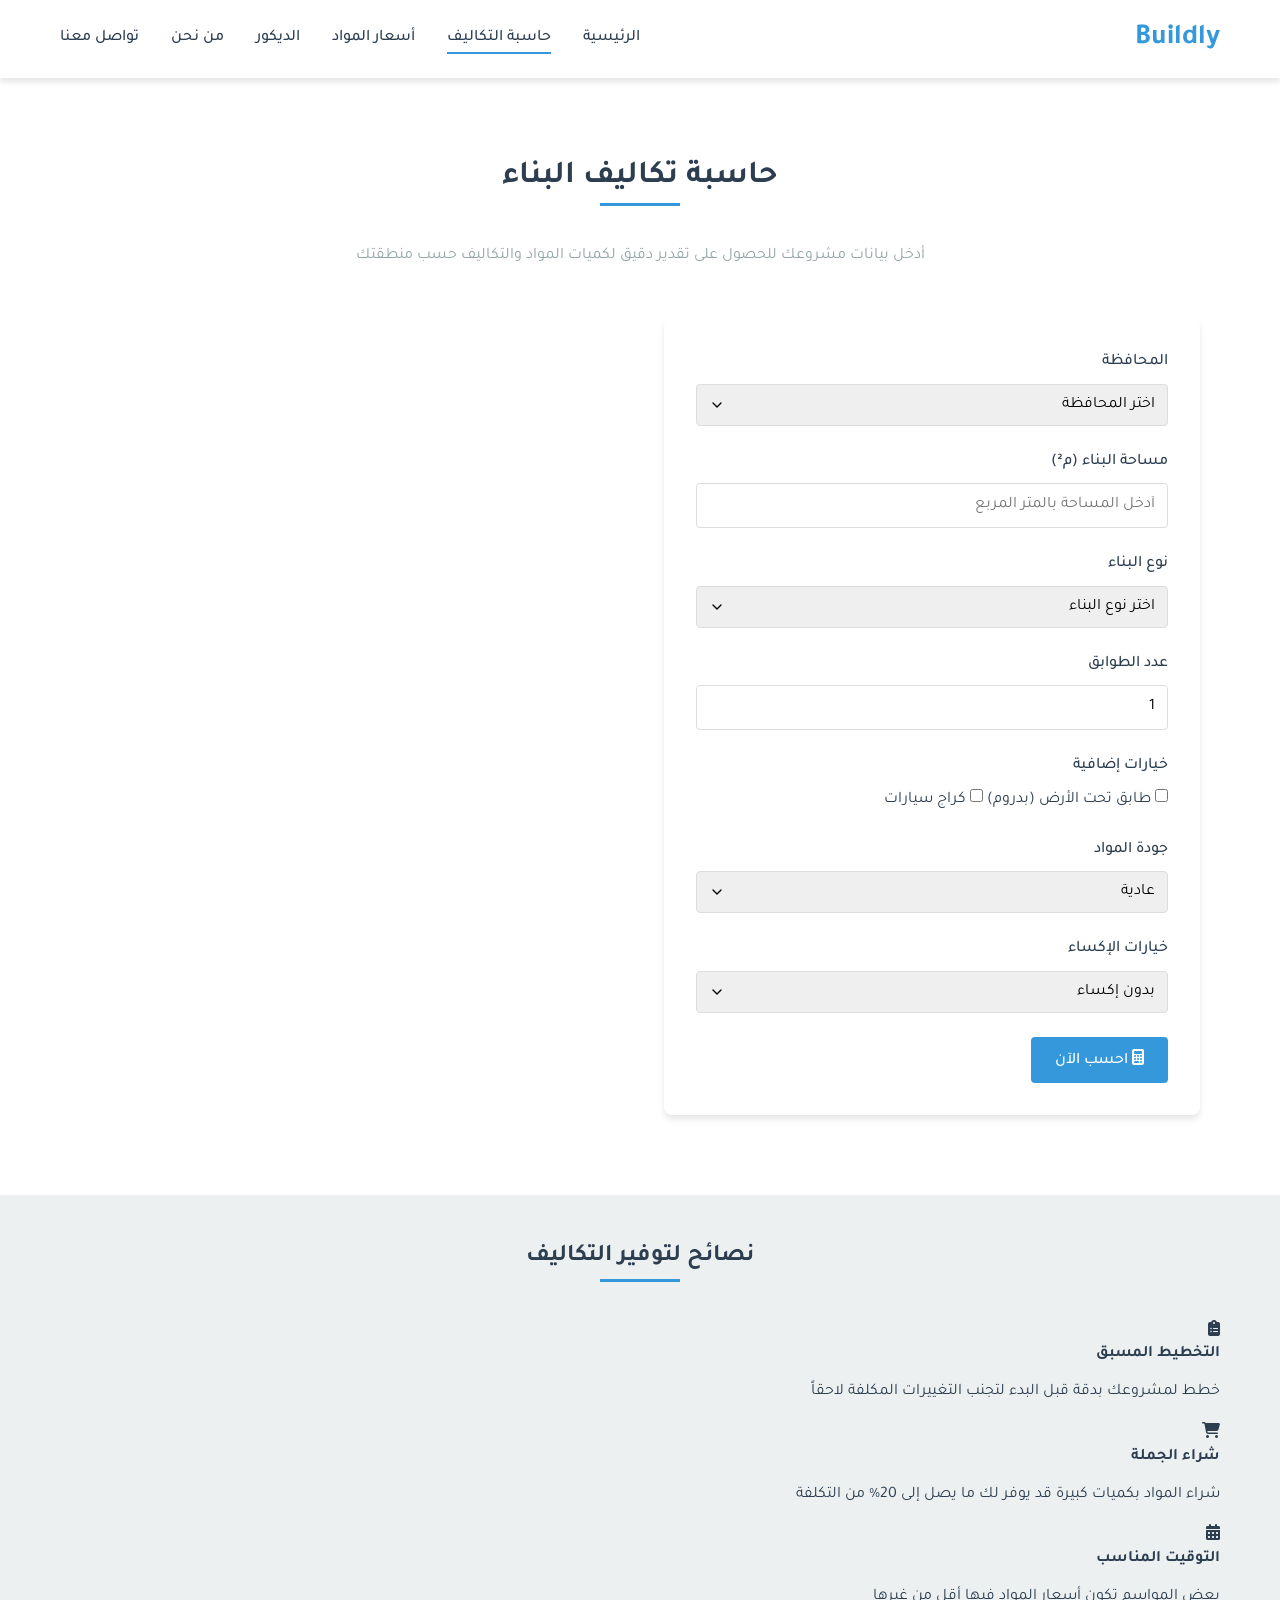
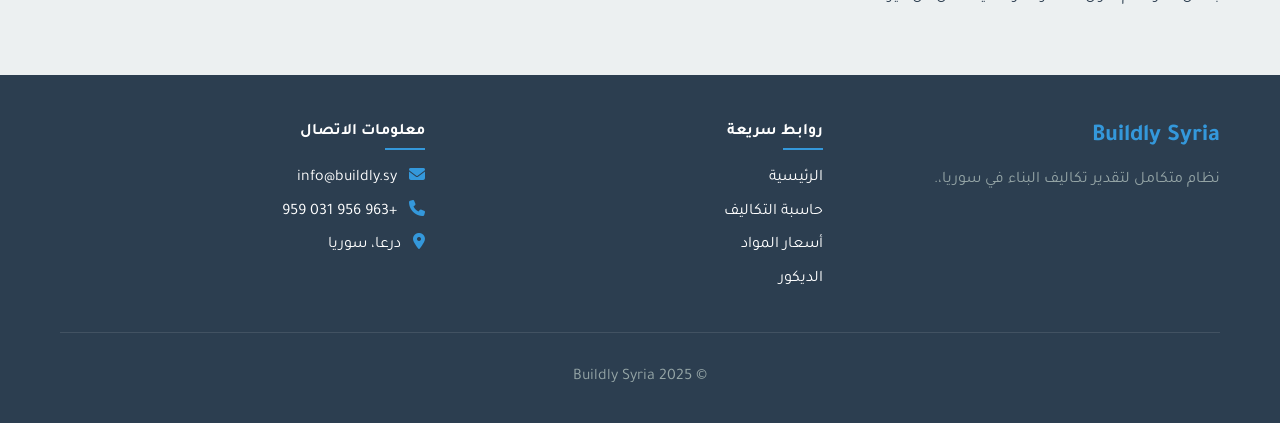
<file: calculator.html>
<!DOCTYPE html>
<html lang="ar" dir="rtl">
<head>
    <meta charset="UTF-8">
    <meta name="viewport" content="width=device-width, initial-scale=1.0">
    <title>حاسبة التكاليف - Buildly</title>
    <link rel="stylesheet" href="css/style.css">
    <link href="https://fonts.googleapis.com/css2?family=Tajawal:wght@300;400;500;700&display=swap" rel="stylesheet">
    <link rel="stylesheet" href="https://cdnjs.cloudflare.com/ajax/libs/font-awesome/6.4.0/css/all.min.css">
</head>
<body>
    <!-- Header -->
    <header class="header">
        <nav class="navbar">
            <div class="nav-container">
                <div class="nav-logo">
                    <a href="index.html" class="logo">Buildly</a>
                </div>
                <ul class="nav-menu">
                    <li class="nav-item">
                        <a href="index.html" class="nav-link">الرئيسية</a>
                    </li>
                    <li class="nav-item">
                        <a href="calculator.html" class="nav-link active">حاسبة التكاليف</a>
                    </li>
                    <li class="nav-item">
                        <a href="prices.html" class="nav-link">أسعار المواد</a>
                    </li>
                    <li class="nav-item">
                        <a href="decoration.html" class="nav-link">الديكور</a>
                    </li>
                    <li class="nav-item">
                        <a href="about.html" class="nav-link">من نحن</a>
                    </li>
                    <li class="nav-item">
                        <a href="contact.html" class="nav-link">تواصل معنا</a>
                    </li>
                </ul>
                <div class="hamburger">
                    <span class="bar"></span>
                    <span class="bar"></span>
                    <span class="bar"></span>
                </div>
            </div>
        </nav>
    </header>

    <!-- Calculator Section -->
    <section class="calculator">
        <div class="container">
            <h2 class="section-title">حاسبة تكاليف البناء</h2>
            <p class="section-description" style="text-align: center; margin-bottom: 3rem; color: var(--gray-color);">
                أدخل بيانات مشروعك للحصول على تقدير دقيق لكميات المواد والتكاليف حسب منطقتك
            </p>
            
            <div class="calculator-container">
                <div class="calculator-form">
                    <form id="calculatorForm">
                        <!-- المحافظة -->
                        <div class="form-group">
                            <label for="province" class="form-label">المحافظة</label>
                            <select id="province" name="province" class="form-control form-select" required>
                                <option value="">اختر المحافظة</option>
                                <option value="1">دمشق</option>
                                <option value="2">درعا</option>
                                <option value="3">حمص</option>
                                <option value="4">حلب</option>
                                <option value="5">اللاذقية</option>
                                <option value="6">حماة</option>
                                <option value="7">طرطوس</option>
                                <option value="8">السويداء</option>
                                <option value="9">دير الزور</option>
                                <option value="10">الحسكة</option>
                                <option value="11">الرقة</option>
                                <option value="12">القنيطرة</option>
                            </select>
                        </div>

                        <!-- مساحة البناء -->
                        <div class="form-group">
                            <label for="area" class="form-label">مساحة البناء (م²)</label>
                            <input type="number" id="area" name="area" class="form-control" min="1" step="0.1" placeholder="أدخل المساحة بالمتر المربع" required>
                        </div>
                        
                        <!-- نوع البناء -->
                        <div class="form-group">
                            <label for="buildingType" class="form-label">نوع البناء</label>
                            <select id="buildingType" name="buildingType" class="form-control form-select" required>
                                <option value="">اختر نوع البناء</option>
                                <option value="house">منزل</option>
                                <option value="villa">فيلا</option>
                                <option value="apartment">عمارة</option>
                                <option value="commercial">تجاري</option>
                            </select>
                        </div>
                        
                        <!-- عدد الطوابق -->
                        <div class="form-group">
                            <label for="floors" class="form-label">عدد الطوابق</label>
                            <input type="number" id="floors" name="floors" class="form-control" min="1" value="1" required>
                        </div>
                        
                        <!-- خيارات إضافية -->
                        <div class="form-group">
                            <label class="form-label">خيارات إضافية</label>
                            <div class="checkbox-group">
                                <label class="checkbox-label">
                                    <input type="checkbox" name="basement" value="yes"> طابق تحت الأرض (بدروم)
                                </label>
                                <label class="checkbox-label">
                                    <input type="checkbox" name="garage" value="yes"> كراج سيارات
                                </label>
                            </div>
                        </div>
                        
                        <!-- جودة المواد -->
                        <div class="form-group">
                            <label for="materialQuality" class="form-label">جودة المواد</label>
                            <select id="materialQuality" name="materialQuality" class="form-control form-select" required>
                                <option value="standard">عادية</option>
                                <option value="premium">ممتازة</option>
                                <option value="luxury">فاخرة</option>
                            </select>
                        </div>
                        
                        <!-- خيارات الإكساء -->
                        <div class="form-group">
                            <label for="finishing" class="form-label">خيارات الإكساء</label>
                            <select id="finishing" name="finishing" class="form-control form-select">
                                <option value="none">بدون إكساء</option>
                                <option value="stone">تركيب الحجر على الواجهة</option>
                                <option value="marble">تلبيس الجدران بالرخام</option>
                                <option value="tiles">تركيب البلاط على الأرضيات والجدران</option>
                                <option value="panels">تركيب الألواح المعدنية أو الخشبية</option>
                                <option value="full">إكساء كامل</option>
                            </select>
                        </div>
                        
                        <!-- الشركات المتاحة -->
                        <div class="form-group" id="companiesSection" style="display: none;">
                            <label class="form-label">الشركات المتاحة في منطقتك</label>
                            <div id="companiesList" class="companies-list">
                                <!-- سيتم ملؤها بالجافاسكريبت -->
                            </div>
                        </div>
                        
                        <button type="submit" class="btn btn-primary btn-block">
                            <i class="fas fa-calculator"></i> احسب الآن
                        </button>
                    </form>
                </div>
                
                <div class="results" id="resultsSection" style="display: none;">
                    <div class="results-header">
                        <h3>نتائج التقدير</h3>
                        <div class="results-actions">
                            <button id="downloadPdf" class="btn btn-secondary">
                                <i class="fas fa-download"></i> تحميل PDF
                            </button>
                            <button id="printResults" class="btn btn-secondary">
                                <i class="fas fa-print"></i> طباعة
                            </button>
                        </div>
                    </div>
                    
                    <div class="project-summary">
                        <h4>ملخص المشروع</h4>
                        <div class="summary-grid">
                            <div class="summary-item">
                                <span class="summary-label">المحافظة:</span>
                                <span class="summary-value" id="summaryProvince">-</span>
                            </div>
                            <div class="summary-item">
                                <span class="summary-label">المساحة:</span>
                                <span class="summary-value" id="summaryArea">-</span>
                            </div>
                            <div class="summary-item">
                                <span class="summary-label">نوع البناء:</span>
                                <span class="summary-value" id="summaryType">-</span>
                            </div>
                            <div class="summary-item">
                                <span class="summary-label">عدد الطوابق:</span>
                                <span class="summary-value" id="summaryFloors">-</span>
                            </div>
                            <div class="summary-item">
                                <span class="summary-label">طابق تحت الأرض:</span>
                                <span class="summary-value" id="summaryBasement">-</span>
                            </div>
                            <div class="summary-item">
                                <span class="summary-label">كراج:</span>
                                <span class="summary-value" id="summaryGarage">-</span>
                            </div>
                            <div class="summary-item">
                                <span class="summary-label">جودة المواد:</span>
                                <span class="summary-value" id="summaryQuality">-</span>
                            </div>
                            <div class="summary-item">
                                <span class="summary-label">نوع الإكساء:</span>
                                <span class="summary-value" id="summaryFinishing">-</span>
                            </div>
                        </div>
                    </div>
                    
                    <table class="results-table" id="resultsTable">
                        <thead>
                            <tr>
                                <th>المادة</th>
                                <th>الكمية المطلوبة</th>
                                <th>السعر للوحدة</th>
                                <th>التكلفة الإجمالية</th>
                            </tr>
                        </thead>
                        <tbody>
                            <!-- سيتم ملؤها بالجافاسكريبت -->
                        </tbody>
                    </table>
                    
                    <div class="total-cost">
                        <div class="total-item">
                            <span>التكلفة الإجمالية للمواد:</span>
                            <span id="totalCost">0 $</span>
                        </div>
                        <div class="total-item">
                            <span>تكاليف العمالة (تقديرية):</span>
                            <span id="laborCost">0 $</span>
                        </div>
                        <div class="total-item">
                            <span>تكاليف الإكساء:</span>
                            <span id="finishingCost">0 $</span>
                        </div>
                        <div class="total-item grand-total">
                            <span>المجموع الكلي:</span>
                            <span id="grandTotal">0 $</span>
                        </div>
                    </div>

                    <!-- الشركات المقترحة -->
                    <div class="suggested-companies" id="suggestedCompanies" style="display: none;">
                        <h4>الشركات المقترحة في منطقتك</h4>
                        <div id="companiesResults" class="companies-results">
                            <!-- سيتم ملؤها بالجافاسكريبت -->
                        </div>
                    </div>
                    
                    <div class="results-note">
                        <p><i class="fas fa-info-circle"></i> ملاحظة: هذه التقديرات تقريبية وقد تختلف حسب الموقع والظروف المحلية.</p>
                    </div>
                </div>
            </div>
        </div>
    </section>

    <!-- Tips Section -->
    <section class="tips" style="background-color: var(--light-color); padding: 3rem 0;">
        <div class="container">
            <h3 class="section-title">نصائح لتوفير التكاليف</h3>
            <div class="tips-grid">
                <div class="tip-card">
                    <i class="fas fa-clipboard-list"></i>
                    <h4>التخطيط المسبق</h4>
                    <p>خطط لمشروعك بدقة قبل البدء لتجنب التغييرات المكلفة لاحقاً</p>
                </div>
                <div class="tip-card">
                    <i class="fas fa-shopping-cart"></i>
                    <h4>شراء الجملة</h4>
                    <p>شراء المواد بكميات كبيرة قد يوفر لك ما يصل إلى 20% من التكلفة</p>
                </div>
                <div class="tip-card">
                    <i class="fas fa-calendar-alt"></i>
                    <h4>التوقيت المناسب</h4>
                    <p>بعض المواسم تكون أسعار المواد فيها أقل من غيرها</p>
                </div>
            </div>
        </div>
    </section>

    <!-- Footer -->
       <!-- Footer -->
    <footer class="footer">
        <div class="container">
            <div class="footer-content">
                <div class="footer-section">
                    <h3 class="footer-title">Buildly Syria</h3>
                    <p class="footer-description">
                        نظام متكامل لتقدير تكاليف البناء في سوريا،.
                    </p>
                </div>
                <div class="footer-section">
                    <h4 class="footer-subtitle">روابط سريعة</h4>
                    <ul class="footer-links">
                        <li><a href="index.html">الرئيسية</a></li>
                        <li><a href="calculator.html">حاسبة التكاليف</a></li>
                        <li><a href="prices.html">أسعار المواد</a></li>
                        <li><a href="decoration.html">الديكور</a></li>
                    </ul>
                </div>
                <div class="footer-section">
                    <h4 class="footer-subtitle">معلومات الاتصال</h4>
                    <ul class="footer-contact">
                        <li><i class="fas fa-envelope"></i> info@buildly.sy</li>
                        <li><i class="fas fa-phone"></i> +963 956 031 959</li>
                        <li><i class="fas fa-map-marker-alt"></i> درعا، سوريا</li>
                    </ul>
                </div>
            </div>
            <div class="footer-bottom">
                <p>© 2025 Buildly Syria </p>
            </div>
        </div>
    </footer>

    <script src="js/script.js"></script>
    <script>
        // بيانات الشركات (يمكن استبدالها بطلب AJAX من الخادم)
        const companiesData = {
            '1': [
                { name: 'الشركة السورية للبناء', phone: '+963111111111', email: 'info@syriabuild.com', address: 'دمشق - المزة' },
                { name: 'أبواب دمشق للمقاولات', phone: '+963111111112', email: 'info@abwabdamascus.com', address: 'دمشق - برزة' }
            ],
            '2': [
                { name: 'درعا للإنشاءات', phone: '+963111111113', email: 'info@daraaconst.com', address: 'درعا - المدينة' },
                { name: 'البناء الحديث درعا', phone: '+963111111114', email: 'info@modernbuild.com', address: 'درعا - الصناعة' }
            ],
            '3': [
                { name: 'حمص للمقاولات العامة', phone: '+963111111115', email: 'info@homscontract.com', address: 'حمص - الحمراء' }
            ]
        };

        // أسعار المواد حسب المحافظة
        const materialsData = {
            '1': { // دمشق
                'إسمنت أسود': { unit: 'طن', price: 115 },
                'إسمنت أبيض': { unit: 'طن', price: 125 },
                'رمل': { unit: 'م³', price: 15.2 },
                'عدسية': { unit: 'م³', price: 24.3 },
                'بلوك 24 سم': { unit: 'قطعة', price: 0.52 },
                'بلوك 22 سم': { unit: 'قطعة', price: 0.48 },
                'بلوك 20 سم': { unit: 'قطعة', price: 0.39 },
                'بلوك 15 سم': { unit: 'قطعة', price: 0.37 }
            },
            '2': { // درعا
                'إسمنت': { unit: 'طن', price: 115 },
                'حديد': { unit: 'طن', price: 655 },
                'رمل وبحص': { unit: 'م³', price: 16.88 },
                'بلوك 20 سم': { unit: 'قطعة', price: 0.48 },
                'بلوك 18 سم': { unit: 'قطعة', price: 0.48 },
                'بلوك 15 سم': { unit: 'قطعة', price: 0.40 },
                'بلوك 14 سم': { unit: 'قطعة', price: 0.40 }
            }
        };

        // تكاليف الإكساء
        const finishingCosts = {
            'none': 0,
            'stone': 50, // دولار للمتر المربع
            'marble': 80,
            'tiles': 30,
            'panels': 40,
            'full': 120
        };

        document.getElementById('province').addEventListener('change', function() {
            const provinceId = this.value;
            const companiesSection = document.getElementById('companiesSection');
            const companiesList = document.getElementById('companiesList');
            
            if (provinceId && companiesData[provinceId]) {
                companiesList.innerHTML = '';
                companiesData[provinceId].forEach(company => {
                    companiesList.innerHTML += `
                        <div class="company-item">
                            <strong>${company.name}</strong>
                            <div>📞 ${company.phone}</div>
                            <div>📧 ${company.email}</div>
                            <div>📍 ${company.address}</div>
                        </div>
                    `;
                });
                companiesSection.style.display = 'block';
            } else {
                companiesSection.style.display = 'none';
            }
        });

        document.getElementById('calculatorForm').addEventListener('submit', function(e) {
            e.preventDefault();
            calculateCost();
        });

        function calculateCost() {
            const formData = new FormData(document.getElementById('calculatorForm'));
            const area = parseFloat(formData.get('area'));
            const floors = parseInt(formData.get('floors'));
            const provinceId = formData.get('province');
            const buildingType = formData.get('buildingType');
            const materialQuality = formData.get('materialQuality');
            const finishing = formData.get('finishing');
            const hasBasement = formData.get('basement') === 'yes';
            const hasGarage = formData.get('garage') === 'yes';

            // حساب المساحة الإجمالية
            let totalArea = area * floors;
            if (hasBasement) totalArea += area * 0.8; // البدروم عادة أصغر
            if (hasGarage) totalArea += area * 0.5; // الكراج

            // معامل الجودة
            const qualityMultiplier = {
                'standard': 1,
                'premium': 1.3,
                'luxury': 1.7
            }[materialQuality];

            // حساب التكاليف
            let totalMaterialCost = 0;
            let materials = [];

            if (materialsData[provinceId]) {
                const provinceMaterials = materialsData[provinceId];
                
                // حساب كميات المواد التقريبية
                const cementAmount = totalArea * 0.15; // طن
                const sandAmount = totalArea * 0.3; // م³
                const blocksAmount = totalArea * 12; // قطعة
                const steelAmount = totalArea * 0.025; // طن

                // حساب التكاليف
                if (provinceMaterials['إسمنت'] || provinceMaterials['إسمنت أسود']) {
                    const cementPrice = provinceMaterials['إسمنت'] ? provinceMaterials['إسمنت'].price : provinceMaterials['إسمنت أسود'].price;
                    const cementCost = cementAmount * cementPrice * qualityMultiplier;
                    materials.push({
                        name: 'إسمنت',
                        quantity: cementAmount.toFixed(2),
                        unit: 'طن',
                        unitPrice: cementPrice,
                        total: cementCost
                    });
                    totalMaterialCost += cementCost;
                }

                if (provinceMaterials['رمل'] || provinceMaterials['رمل وبحص']) {
                    const sandPrice = provinceMaterials['رمل'] ? provinceMaterials['رمل'].price : provinceMaterials['رمل وبحص'].price;
                    const sandCost = sandAmount * sandPrice * qualityMultiplier;
                    materials.push({
                        name: 'رمل',
                        quantity: sandAmount.toFixed(2),
                        unit: 'م³',
                        unitPrice: sandPrice,
                        total: sandCost
                    });
                    totalMaterialCost += sandCost;
                }

                if (provinceMaterials['بلوك 20 سم']) {
                    const blockPrice = provinceMaterials['بلوك 20 سم'].price;
                    const blockCost = blocksAmount * blockPrice * qualityMultiplier;
                    materials.push({
                        name: 'بلوك بناء',
                        quantity: blocksAmount.toFixed(0),
                        unit: 'قطعة',
                        unitPrice: blockPrice,
                        total: blockCost
                    });
                    totalMaterialCost += blockCost;
                }

                if (provinceMaterials['حديد']) {
                    const steelCost = steelAmount * provinceMaterials['حديد'].price * qualityMultiplier;
                    materials.push({
                        name: 'حديد تسليح',
                        quantity: steelAmount.toFixed(3),
                        unit: 'طن',
                        unitPrice: provinceMaterials['حديد'].price,
                        total: steelCost
                    });
                    totalMaterialCost += steelCost;
                }
            }

            // تكاليف العمالة (40% من تكاليف المواد)
            const laborCost = totalMaterialCost * 0.4;

            // تكاليف الإكساء
            const finishingCost = finishingCosts[finishing] * area;

            // المجموع الكلي
            const grandTotal = totalMaterialCost + laborCost + finishingCost;

            // عرض النتائج
            displayResults({
                province: document.getElementById('province').options[document.getElementById('province').selectedIndex].text,
                area: area,
                buildingType: document.getElementById('buildingType').options[document.getElementById('buildingType').selectedIndex].text,
                floors: floors,
                basement: hasBasement ? 'نعم' : 'لا',
                garage: hasGarage ? 'نعم' : 'لا',
                quality: document.getElementById('materialQuality').options[document.getElementById('materialQuality').selectedIndex].text,
                finishing: document.getElementById('finishing').options[document.getElementById('finishing').selectedIndex].text,
                materials: materials,
                totalMaterialCost: totalMaterialCost,
                laborCost: laborCost,
                finishingCost: finishingCost,
                grandTotal: grandTotal,
                provinceId: provinceId
            });
        }

        function displayResults(data) {
            // تحديث ملخص المشروع
            document.getElementById('summaryProvince').textContent = data.province;
            document.getElementById('summaryArea').textContent = data.area + ' م²';
            document.getElementById('summaryType').textContent = data.buildingType;
            document.getElementById('summaryFloors').textContent = data.floors;
            document.getElementById('summaryBasement').textContent = data.basement;
            document.getElementById('summaryGarage').textContent = data.garage;
            document.getElementById('summaryQuality').textContent = data.quality;
            document.getElementById('summaryFinishing').textContent = data.finishing;

            // تحديث جدول المواد
            const tbody = document.querySelector('#resultsTable tbody');
            tbody.innerHTML = '';
            data.materials.forEach(material => {
                tbody.innerHTML += `
                    <tr>
                        <td>${material.name}</td>
                        <td>${material.quantity} ${material.unit}</td>
                        <td>${material.unitPrice.toFixed(2)} $</td>
                        <td>${material.total.toFixed(2)} $</td>
                    </tr>
                `;
            });

            // تحديث التكاليف
            document.getElementById('totalCost').textContent = data.totalMaterialCost.toFixed(2) + ' $';
            document.getElementById('laborCost').textContent = data.laborCost.toFixed(2) + ' $';
            document.getElementById('finishingCost').textContent = data.finishingCost.toFixed(2) + ' $';
            document.getElementById('grandTotal').textContent = data.grandTotal.toFixed(2) + ' $';

            // عرض الشركات المقترحة
            const suggestedCompanies = document.getElementById('suggestedCompanies');
            const companiesResults = document.getElementById('companiesResults');
            
            if (companiesData[data.provinceId]) {
                companiesResults.innerHTML = '';
                companiesData[data.provinceId].forEach(company => {
                    companiesResults.innerHTML += `
                        <div class="company-card">
                            <h5>${company.name}</h5>
                            <div class="company-info">
                                <div><i class="fas fa-phone"></i> ${company.phone}</div>
                                <div><i class="fas fa-envelope"></i> ${company.email}</div>
                                <div><i class="fas fa-map-marker-alt"></i> ${company.address}</div>
                            </div>
                            <button class="btn btn-outline" onclick="contactCompany('${company.name}')">تواصل معنا</button>
                        </div>
                    `;
                });
                suggestedCompanies.style.display = 'block';
            } else {
                suggestedCompanies.style.display = 'none';
            }

            // إظهار قسم النتائج
            document.getElementById('resultsSection').style.display = 'block';
            document.getElementById('resultsSection').scrollIntoView({ behavior: 'smooth' });
        }

        function contactCompany(companyName) {
            alert(`سيتم التواصل مع شركة ${companyName} قريباً`);
        }

        // إضافة أنماط إضافية
        const style = document.createElement('style');
        style.textContent = `
            .companies-list {
                background: #f8f9fa;
                padding: 1rem;
                border-radius: 8px;
                margin-top: 0.5rem;
            }
            
            .company-item {
                padding: 0.75rem;
                margin-bottom: 0.5rem;
                background: white;
                border-radius: 4px;
                border-right: 4px solid var(--secondary-color);
            }
            
            .company-item:last-child {
                margin-bottom: 0;
            }
            
            .companies-results {
                display: grid;
                grid-template-columns: repeat(auto-fit, minmax(300px, 1fr));
                gap: 1rem;
                margin-top: 1rem;
            }
            
            .company-card {
                background: white;
                padding: 1.5rem;
                border-radius: 8px;
                box-shadow: var(--shadow);
                border: 1px solid #e9ecef;
            }
            
            .company-card h5 {
                margin-bottom: 1rem;
                color: var(--secondary-color);
            }
            
            .company-info div {
                margin-bottom: 0.5rem;
                display: flex;
                align-items: center;
                gap: 0.5rem;
            }
            
            .btn-outline {
                background: transparent;
                border: 2px solid var(--secondary-color);
                color: var(--secondary-color);
                padding: 0.5rem 1rem;
                border-radius: 4px;
                cursor: pointer;
                transition: var(--transition);
                margin-top: 1rem;
            }
            
            .btn-outline:hover {
                background: var(--secondary-color);
                color: white;
            }
        `;
        document.head.appendChild(style);
    </script>
</body>
</html>
</file>
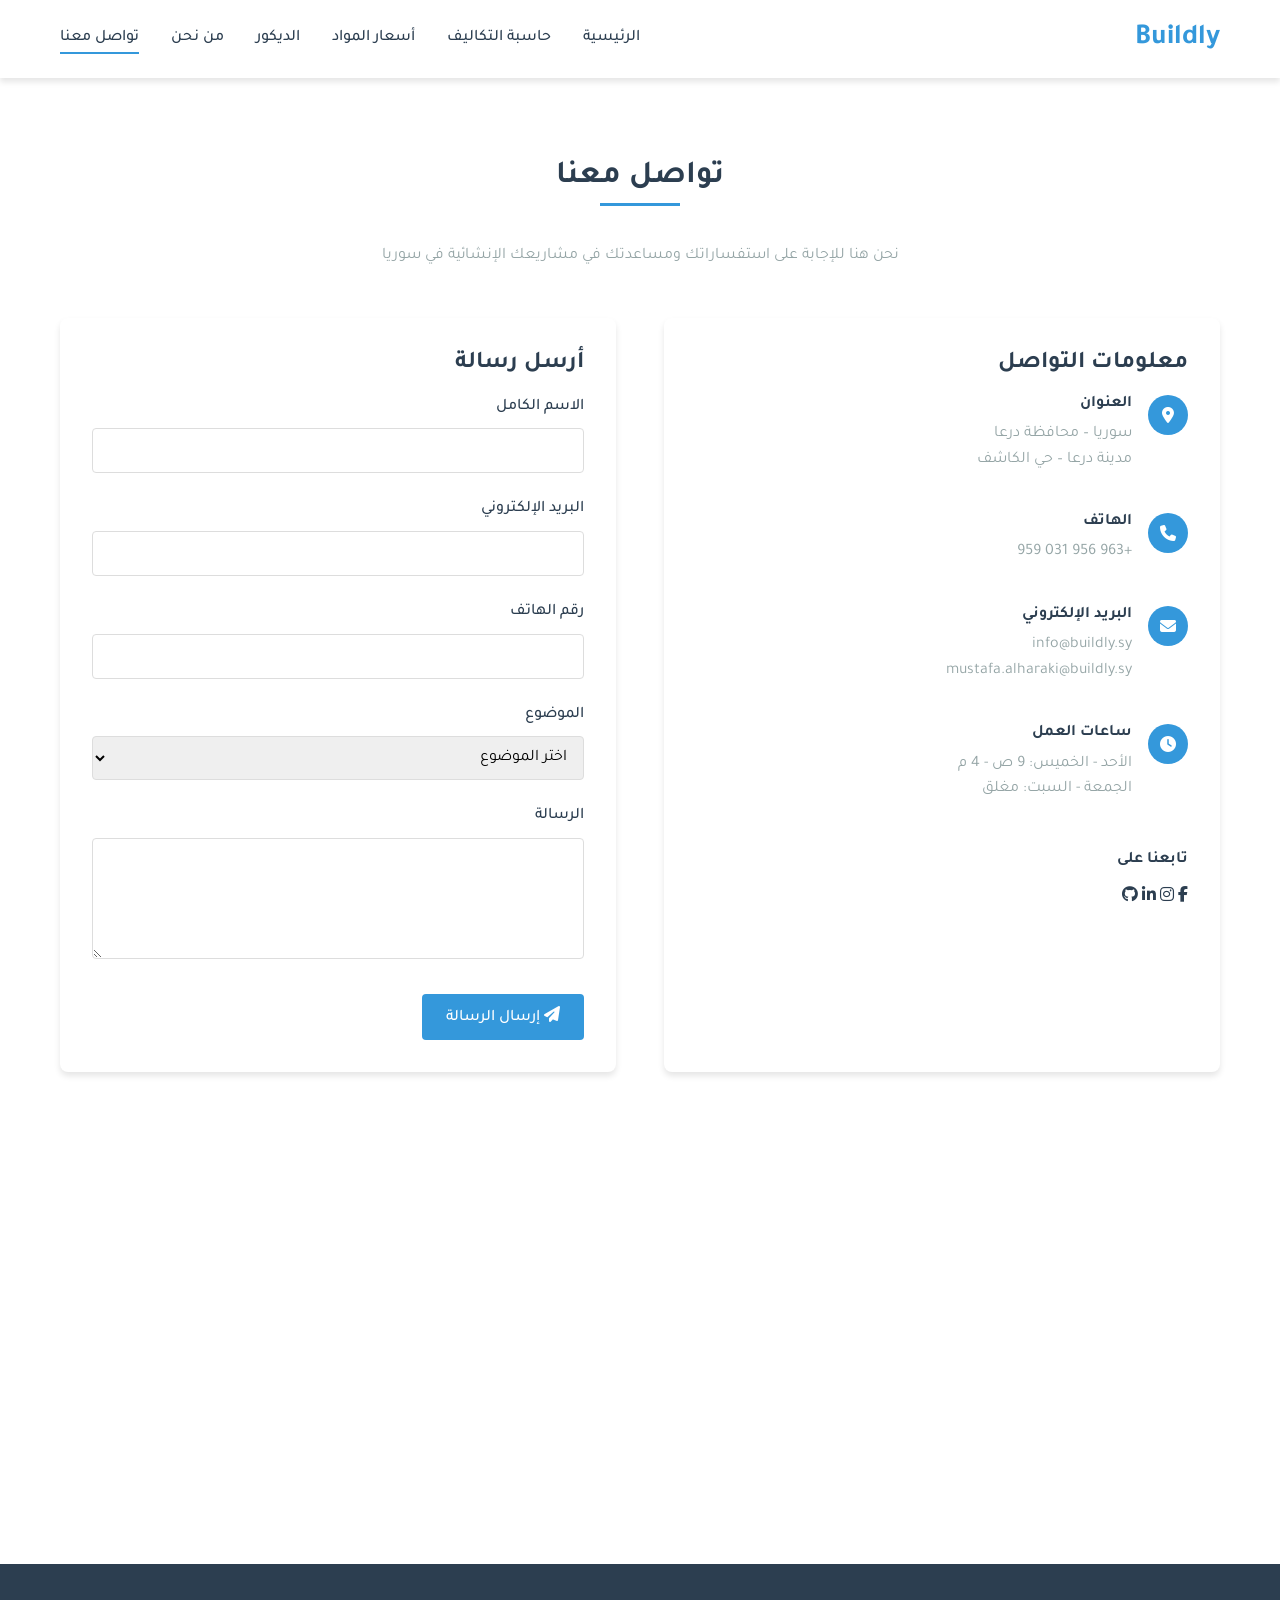
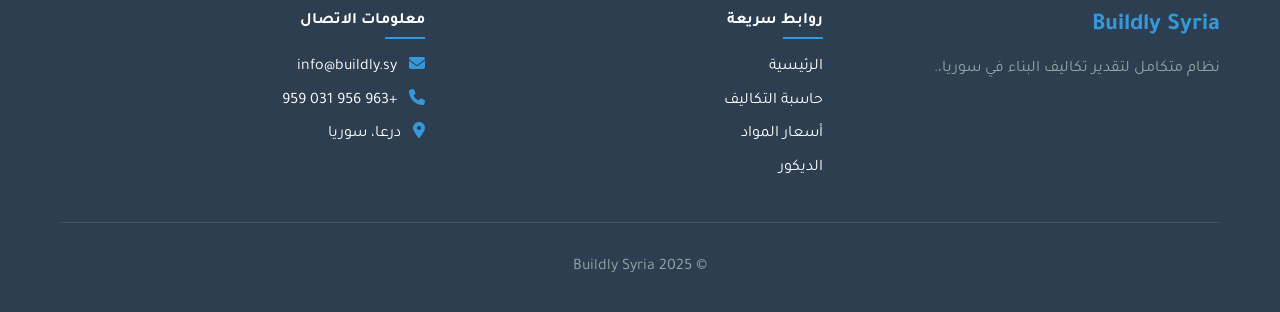
<file: contact.html>
<!DOCTYPE html>
<html lang="ar" dir="rtl">
<head>
    <meta charset="UTF-8">
    <meta name="viewport" content="width=device-width, initial-scale=1.0">
    <title>تواصل معنا - Buildly</title>
    <link rel="stylesheet" href="css/style.css">
    <link href="https://fonts.googleapis.com/css2?family=Tajawal:wght@300;400;500;700&display=swap" rel="stylesheet">
    <link rel="stylesheet" href="https://cdnjs.cloudflare.com/ajax/libs/font-awesome/6.4.0/css/all.min.css">
</head>
<body>
    <!-- Header -->
    <header class="header">
        <nav class="navbar">
            <div class="nav-container">
                <div class="nav-logo">
                    <a href="index.html" class="logo">Buildly</a>
                </div>
                <ul class="nav-menu">
                    <li class="nav-item"><a href="index.html" class="nav-link">الرئيسية</a></li>
                    <li class="nav-item"><a href="calculator.html" class="nav-link">حاسبة التكاليف</a></li>
                    <li class="nav-item"><a href="prices.html" class="nav-link">أسعار المواد</a></li>
                    <li class="nav-item"><a href="decoration.html" class="nav-link">الديكور</a></li>
                    <li class="nav-item"><a href="about.html" class="nav-link">من نحن</a></li>
                    <li class="nav-item"><a href="contact.html" class="nav-link active">تواصل معنا</a></li>
                </ul>
                <div class="hamburger">
                    <span class="bar"></span>
                    <span class="bar"></span>
                    <span class="bar"></span>
                </div>
            </div>
        </nav>
    </header>

    <!-- Contact Section -->
    <section class="contact">
        <div class="container">
            <h2 class="section-title">تواصل معنا</h2>
            <p class="section-description" style="text-align: center; margin-bottom: 3rem; color: var(--gray-color);">
                نحن هنا للإجابة على استفساراتك ومساعدتك في مشاريعك الإنشائية في سوريا
            </p>
            
            <div class="contact-container">
                <div class="contact-info">
                    <h3>معلومات التواصل</h3>
                    
                    <div class="contact-item">
                        <div class="contact-icon"><i class="fas fa-map-marker-alt"></i></div>
                        <div class="contact-details">
                            <h4>العنوان</h4>
                            <p>سوريا – محافظة درعا<br>مدينة درعا – حي الكاشف</p>
                        </div>
                    </div>
                    
                    <div class="contact-item">
                        <div class="contact-icon"><i class="fas fa-phone"></i></div>
                        <div class="contact-details">
                            <h4>الهاتف</h4>
                            <p>+963 956 031 959</p>
                        </div>
                    </div>
                    
                    <div class="contact-item">
                        <div class="contact-icon"><i class="fas fa-envelope"></i></div>
                        <div class="contact-details">
                            <h4>البريد الإلكتروني</h4>
                            <p>info@buildly.sy<br>mustafa.alharaki@buildly.sy</p>
                        </div>
                    </div>
                    
                    <div class="contact-item">
                        <div class="contact-icon"><i class="fas fa-clock"></i></div>
                        <div class="contact-details">
                            <h4>ساعات العمل</h4>
                            <p>الأحد - الخميس: 9 ص - 4 م<br>الجمعة - السبت: مغلق</p>
                        </div>
                    </div>
                    
                    <div class="social-links" style="margin-top: 2rem;">
                        <h4>تابعنا على</h4>
                        <div class="social-icons">
                            <a href="#" class="social-icon"><i class="fab fa-facebook-f"></i></a>
                            <a href="#" class="social-icon"><i class="fab fa-instagram"></i></a>
                            <a href="#" class="social-icon"><i class="fab fa-linkedin-in"></i></a>
                            <a href="#" class="social-icon"><i class="fab fa-github"></i></a>
                        </div>
                    </div>
                </div>
                
                <div class="contact-form">
                    <h3>أرسل رسالة</h3>
                    <form id="contactForm">
                        <div class="form-group">
                            <label for="name" class="form-label">الاسم الكامل</label>
                            <input type="text" id="name" name="name" class="form-control" required>
                        </div>
                        
                        <div class="form-group">
                            <label for="email" class="form-label">البريد الإلكتروني</label>
                            <input type="email" id="email" name="email" class="form-control" required>
                        </div>
                        
                        <div class="form-group">
                            <label for="phone" class="form-label">رقم الهاتف</label>
                            <input type="tel" id="phone" name="phone" class="form-control">
                        </div>
                        
                        <div class="form-group">
                            <label for="subject" class="form-label">الموضوع</label>
                            <select id="subject" name="subject" class="form-control" required>
                                <option value="">اختر الموضوع</option>
                                <option value="general">استفسار عام</option>
                                <option value="calculation">استفسار عن التقديرات</option>
                                <option value="prices">استفسار عن الأسعار</option>
                                <option value="technical">دعم فني</option>
                                <option value="partnership">شراكة</option>
                                <option value="other">غير ذلك</option>
                            </select>
                        </div>
                        
                        <div class="form-group">
                            <label for="message" class="form-label">الرسالة</label>
                            <textarea id="message" name="message" class="form-control" rows="5" required></textarea>
                        </div>
                        
                        <button type="submit" class="btn btn-primary btn-block">
                            <i class="fas fa-paper-plane"></i> إرسال الرسالة
                        </button>
                    </form>
                </div>
            </div>
        </div>
    </section>

    <!-- Map Section -->
    <section class="map" style="padding: 0;">
        <div class="map-container">
            <iframe 
                src="https://www.google.com/maps/embed?pb=!1m18!1m12!1m3!1d21851.751356215144!2d36.10274187905745!3d32.625697302969734!2m3!1f0!2f0!3f0!3m2!1i1024!2i768!4f13.1!3m3!1m2!1s0x151c95cdb3cd8b75%3A0xd8d9356b3c2e7dd!2z2KfZhNis2KfZhNmK2YjYqSDYp9mE2LHZg9in2YY!5e0!3m2!1sar!2s!4v1731201600000!5m2!1sar!2s" 
                width="100%" 
                height="400" 
                style="border:0;" 
                allowfullscreen="" 
                loading="lazy">
            </iframe>
        </div>
    </section>

    <!-- Footer -->
    <footer class="footer">
        <div class="container">
            <div class="footer-content">
                <div class="footer-section">
                    <h3 class="footer-title">Buildly Syria</h3>
                    <p class="footer-description">
                        نظام متكامل لتقدير تكاليف البناء في سوريا،.
                    </p>
                </div>
                <div class="footer-section">
                    <h4 class="footer-subtitle">روابط سريعة</h4>
                    <ul class="footer-links">
                        <li><a href="index.html">الرئيسية</a></li>
                        <li><a href="calculator.html">حاسبة التكاليف</a></li>
                        <li><a href="prices.html">أسعار المواد</a></li>
                        <li><a href="decoration.html">الديكور</a></li>
                    </ul>
                </div>
                <div class="footer-section">
                    <h4 class="footer-subtitle">معلومات الاتصال</h4>
                    <ul class="footer-contact">
                        <li><i class="fas fa-envelope"></i> info@buildly.sy</li>
                        <li><i class="fas fa-phone"></i> +963 956 031 959</li>
                        <li><i class="fas fa-map-marker-alt"></i> درعا، سوريا</li>
                    </ul>
                </div>
            </div>
            <div class="footer-bottom">
                <p>© 2025 Buildly Syria </p>
            </div>
        </div>
    </footer>

    <script src="js/script.js"></script>
</body>
</html>
</file>
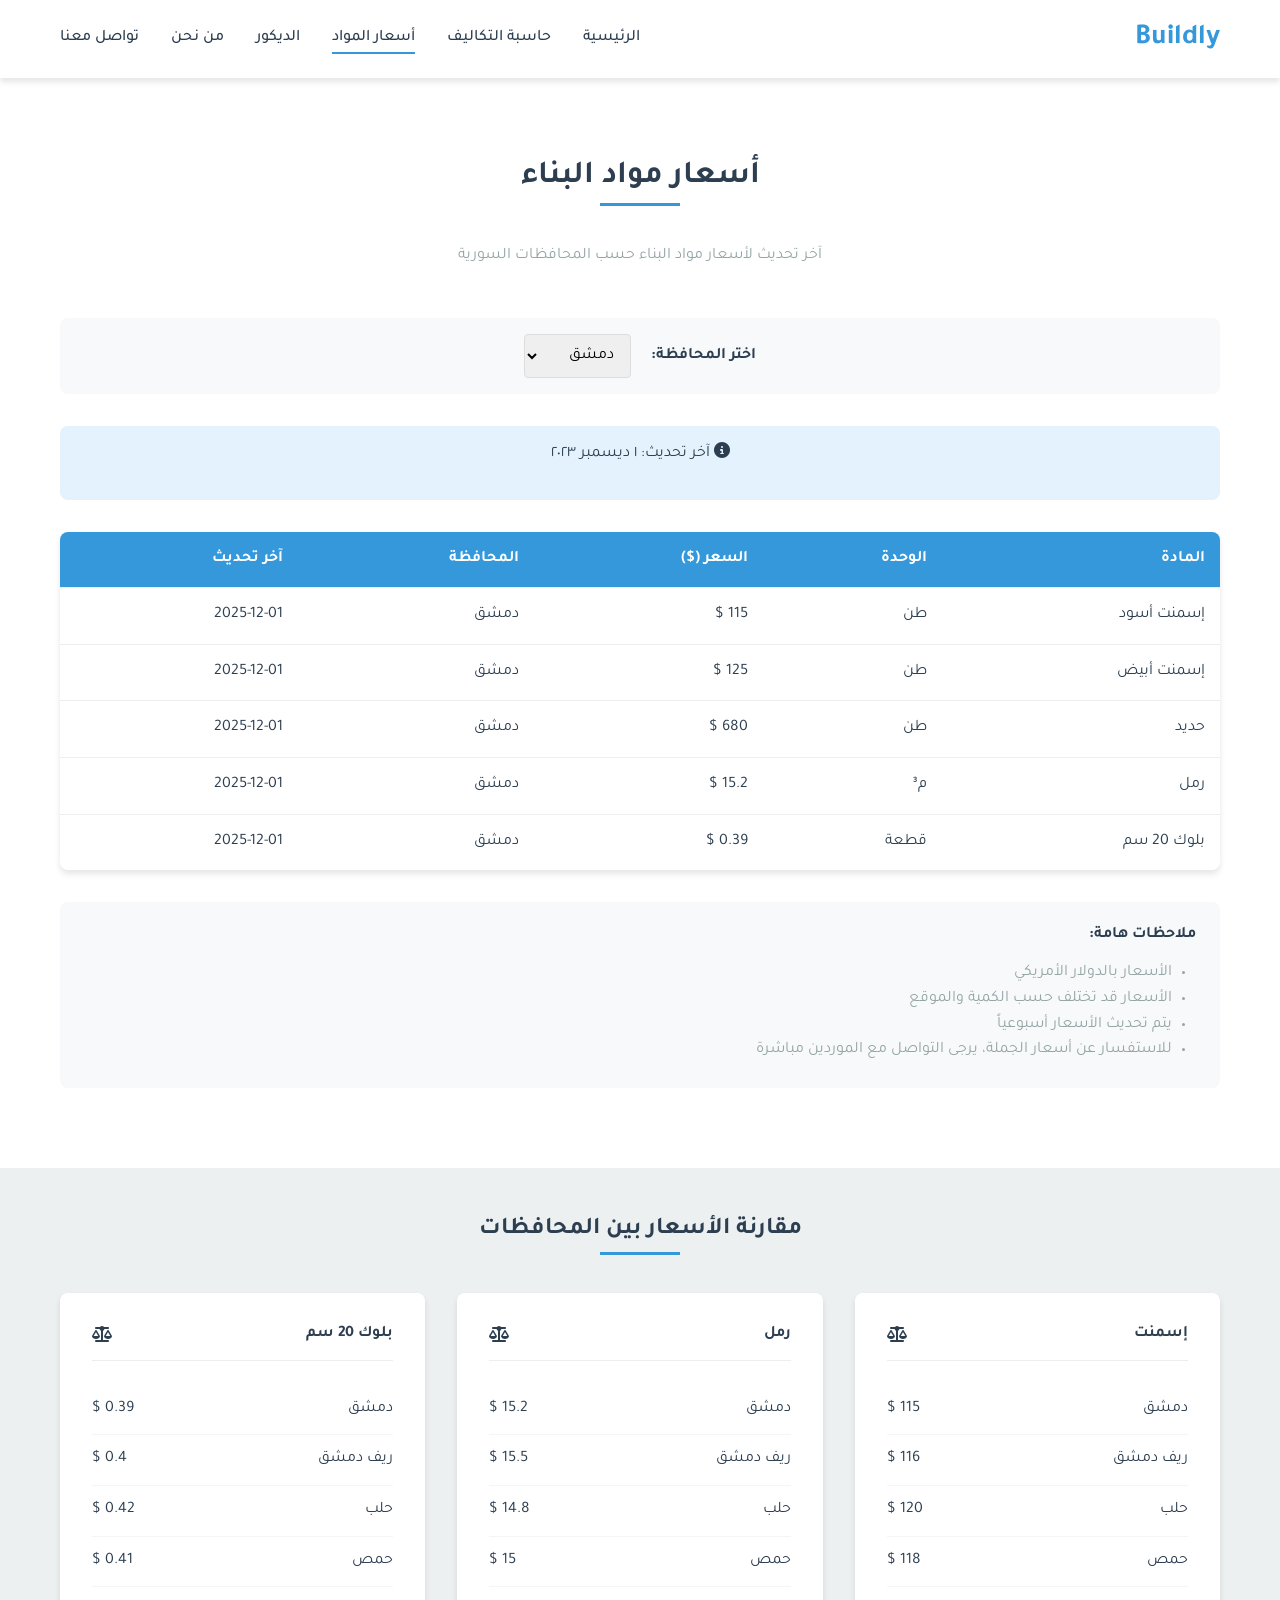
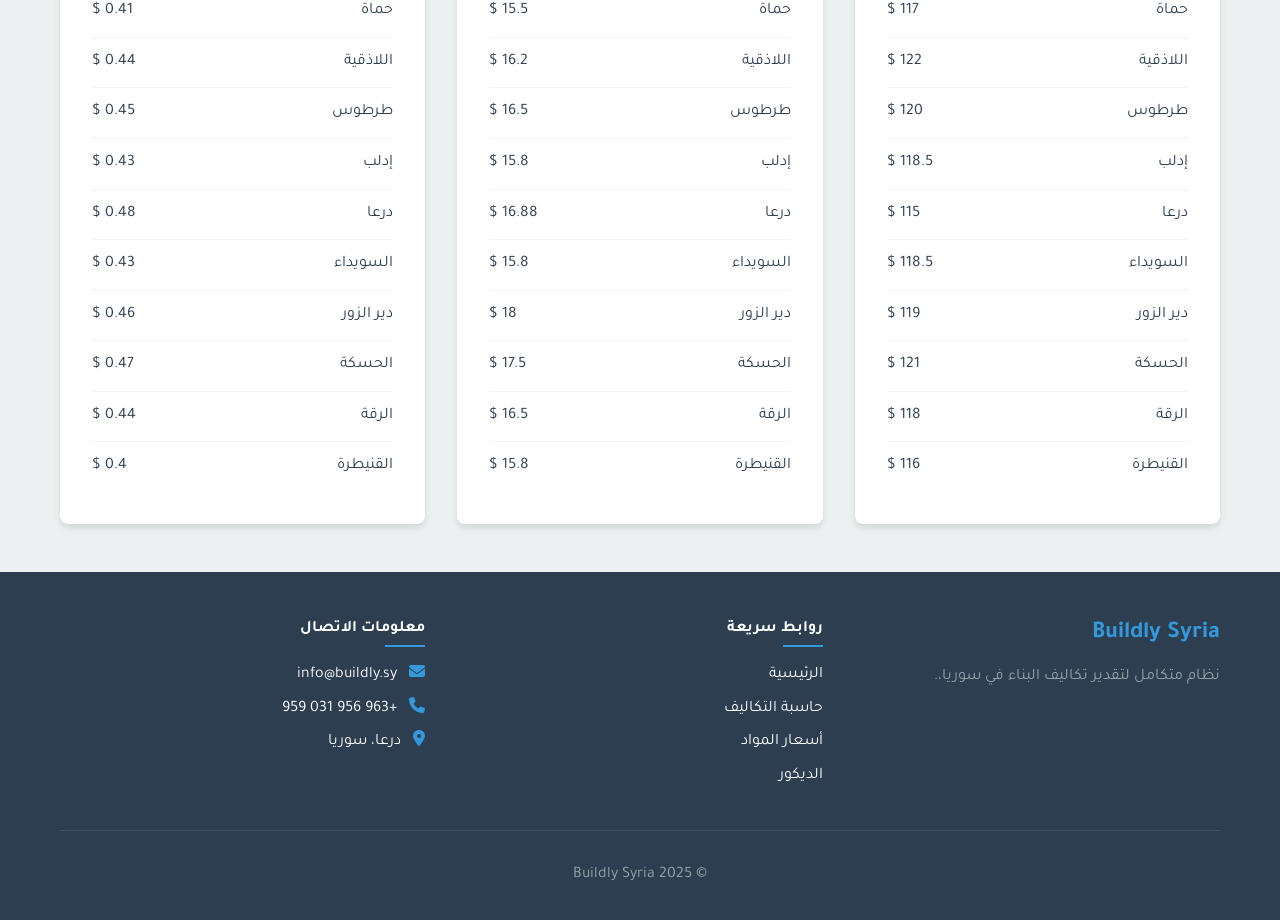
<file: prices.html>
<!DOCTYPE html>
<html lang="ar" dir="rtl">
<head>
    <meta charset="UTF-8">
    <meta name="viewport" content="width=device-width, initial-scale=1.0">
    <title>أسعار المواد - Buildly</title>
    <link rel="stylesheet" href="css/style.css">
    <link href="https://fonts.googleapis.com/css2?family=Tajawal:wght@300;400;500;700&display=swap" rel="stylesheet">
    <link rel="stylesheet" href="https://cdnjs.cloudflare.com/ajax/libs/font-awesome/6.4.0/css/all.min.css">
</head>
<body>
    <!-- Header -->
    <header class="header">
        <nav class="navbar">
            <div class="nav-container">
                <div class="nav-logo">
                    <a href="index.html" class="logo">Buildly</a>
                </div>
                <ul class="nav-menu">
                    <li class="nav-item">
                        <a href="index.html" class="nav-link">الرئيسية</a>
                    </li>
                    <li class="nav-item">
                        <a href="calculator.html" class="nav-link">حاسبة التكاليف</a>
                    </li>
                    <li class="nav-item">
                        <a href="prices.html" class="nav-link active">أسعار المواد</a>
                    </li>
                    <li class="nav-item">
                        <a href="decoration.html" class="nav-link">الديكور</a>
                    </li>
                    <li class="nav-item">
                        <a href="about.html" class="nav-link">من نحن</a>
                    </li>
                    <li class="nav-item">
                        <a href="contact.html" class="nav-link">تواصل معنا</a>
                    </li>
                </ul>
                <div class="hamburger">
                    <span class="bar"></span>
                    <span class="bar"></span>
                    <span class="bar"></span>
                </div>
            </div>
        </nav>
    </header>

    <!-- Prices Section -->
    <section class="prices">
        <div class="container">
            <h2 class="section-title">أسعار مواد البناء</h2>
            <p class="section-description" style="text-align: center; margin-bottom: 3rem; color: var(--gray-color);">
                آخر تحديث لأسعار مواد البناء حسب المحافظات السورية
            </p>
            
            <!-- فلتر المحافظات -->
            <div class="province-filter" style="margin-bottom: 2rem;">
                <label for="provinceSelect" style="font-weight: 600; margin-left: 1rem;">اختر المحافظة:</label>
                <select id="provinceSelect" class="form-control" style="display: inline-block; width: auto;">
                    <option value="1">دمشق</option>
                    <option value="2">درعا</option>
                    <option value="3">حمص</option>
                    <option value="4">حلب</option>
                    <option value="5">اللاذقية</option>
                    <option value="6">حماة</option>
                    <option value="7">طرطوس</option>
                    <option value="8">السويداء</option>
                    <option value="9">دير الزور</option>
                    <option value="10">الحسكة</option>
                    <option value="11">الرقة</option>
                    <option value="12">القنيطرة</option>
                </select>
            </div>
            
            <div class="price-info" style="background-color: #e3f2fd; padding: 1rem; border-radius: 8px; margin-bottom: 2rem; text-align: center;">
                <p><i class="fas fa-info-circle"></i> آخر تحديث: <span id="lastUpdate">١ ديسمبر ٢٠٢٣</span></p>
            </div>
            
            <div class="prices-table-container">
                <table class="prices-table" id="pricesTable">
                    <thead>
                        <tr>
                            <th>المادة</th>
                            <th>الوحدة</th>
                            <th>السعر ($)</th>
                            <th>المحافظة</th>
                            <th>آخر تحديث</th>
                        </tr>
                    </thead>
                    <tbody>
                        <!-- سيتم ملؤها بالجافاسكريبت -->
                    </tbody>
                </table>
            </div>
            
            <div class="price-notes" style="margin-top: 2rem; padding: 1.5rem; background-color: #f8f9fa; border-radius: 8px;">
                <h4>ملاحظات هامة:</h4>
                <ul style="list-style-type: disc; padding-right: 1.5rem; color: var(--gray-color);">
                    <li>الأسعار بالدولار الأمريكي</li>
                    <li>الأسعار قد تختلف حسب الكمية والموقع</li>
                    <li>يتم تحديث الأسعار أسبوعياً</li>
                    <li>للاستفسار عن أسعار الجملة، يرجى التواصل مع الموردين مباشرة</li>
                </ul>
            </div>
        </div>
    </section>

    <!-- Price Trends Section -->
    <section class="trends" style="background-color: var(--light-color); padding: 3rem 0;">
        <div class="container">
            <h3 class="section-title">مقارنة الأسعار بين المحافظات</h3>
            <div class="trends-grid" id="provinceComparison">
                <!-- سيتم ملؤها بالجافاسكريبت -->
            </div>
        </div>
    </section>

    <!-- Footer -->
    <footer class="footer">
        <div class="container">
            <div class="footer-content">
                <div class="footer-section">
                    <h3 class="footer-title">Buildly Syria</h3>
                    <p class="footer-description">
                        نظام متكامل لتقدير تكاليف البناء في سوريا،.
                    </p>
                </div>
                <div class="footer-section">
                    <h4 class="footer-subtitle">روابط سريعة</h4>
                    <ul class="footer-links">
                        <li><a href="index.html">الرئيسية</a></li>
                        <li><a href="calculator.html">حاسبة التكاليف</a></li>
                        <li><a href="prices.html">أسعار المواد</a></li>
                        <li><a href="decoration.html">الديكور</a></li>
                    </ul>
                </div>
                <div class="footer-section">
                    <h4 class="footer-subtitle">معلومات الاتصال</h4>
                    <ul class="footer-contact">
                        <li><i class="fas fa-envelope"></i> info@buildly.sy</li>
                        <li><i class="fas fa-phone"></i> +963 956 031 959</li>
                        <li><i class="fas fa-map-marker-alt"></i> درعا، سوريا</li>
                    </ul>
                </div>
            </div>
            <div class="footer-bottom">
                <p>© 2025 Buildly Syria </p>
            </div>
        </div>
    </footer>

  


    <script src="js/script.js"></script>
    <script>
        // بيانات الأسعار (يمكن استبدالها بطلب AJAX من الخادم)
       // 🧱 بيانات أسعار مواد البناء في جميع المحافظات السورية (افتراضية وواقعية الشكل)
const pricesData = {
    '1': [ // دمشق
        { name: 'إسمنت أسود', unit: 'طن', price: 115.00, province: 'دمشق', updated: '2025-12-01' },
        { name: 'إسمنت أبيض', unit: 'طن', price: 125.00, province: 'دمشق', updated: '2025-12-01' },
        { name: 'حديد', unit: 'طن', price: 680.00, province: 'دمشق', updated: '2025-12-01' },
        { name: 'رمل', unit: 'م³', price: 15.20, province: 'دمشق', updated: '2025-12-01' },
        { name: 'بلوك 20 سم', unit: 'قطعة', price: 0.39, province: 'دمشق', updated: '2025-12-01' }
    ],
    '2': [ // ريف دمشق
        { name: 'إسمنت', unit: 'طن', price: 116.00, province: 'ريف دمشق', updated: '2025-12-01' },
        { name: 'حديد', unit: 'طن', price: 670.00, province: 'ريف دمشق', updated: '2025-12-01' },
        { name: 'رمل', unit: 'م³', price: 15.50, province: 'ريف دمشق', updated: '2025-12-01' },
        { name: 'بلوك 20 سم', unit: 'قطعة', price: 0.40, province: 'ريف دمشق', updated: '2025-12-01' }
    ],
    '3': [ // حلب
        { name: 'إسمنت', unit: 'طن', price: 120.00, province: 'حلب', updated: '2025-12-01' },
        { name: 'حديد', unit: 'طن', price: 685.00, province: 'حلب', updated: '2025-12-01' },
        { name: 'رمل', unit: 'م³', price: 14.80, province: 'حلب', updated: '2025-12-01' },
        { name: 'بلوك 20 سم', unit: 'قطعة', price: 0.42, province: 'حلب', updated: '2025-12-01' }
    ],
    '4': [ // حمص
        { name: 'إسمنت', unit: 'طن', price: 118.00, province: 'حمص', updated: '2025-12-01' },
        { name: 'حديد', unit: 'طن', price: 670.00, province: 'حمص', updated: '2025-12-01' },
        { name: 'رمل', unit: 'م³', price: 15.00, province: 'حمص', updated: '2025-12-01' },
        { name: 'بلوك 20 سم', unit: 'قطعة', price: 0.41, province: 'حمص', updated: '2025-12-01' }
    ],
    '5': [ // حماة
        { name: 'إسمنت', unit: 'طن', price: 117.00, province: 'حماة', updated: '2025-12-01' },
        { name: 'حديد', unit: 'طن', price: 665.00, province: 'حماة', updated: '2025-12-01' },
        { name: 'رمل', unit: 'م³', price: 15.50, province: 'حماة', updated: '2025-12-01' },
        { name: 'بلوك 20 سم', unit: 'قطعة', price: 0.41, province: 'حماة', updated: '2025-12-01' }
    ],
    '6': [ // اللاذقية
        { name: 'إسمنت', unit: 'طن', price: 122.00, province: 'اللاذقية', updated: '2025-12-01' },
        { name: 'حديد', unit: 'طن', price: 690.00, province: 'اللاذقية', updated: '2025-12-01' },
        { name: 'رمل', unit: 'م³', price: 16.20, province: 'اللاذقية', updated: '2025-12-01' },
        { name: 'بلوك 20 سم', unit: 'قطعة', price: 0.44, province: 'اللاذقية', updated: '2025-12-01' }
    ],
    '7': [ // طرطوس
        { name: 'إسمنت', unit: 'طن', price: 120.00, province: 'طرطوس', updated: '2025-12-01' },
        { name: 'حديد', unit: 'طن', price: 700.00, province: 'طرطوس', updated: '2025-12-01' },
        { name: 'رمل', unit: 'م³', price: 16.50, province: 'طرطوس', updated: '2025-12-01' },
        { name: 'بلوك 20 سم', unit: 'قطعة', price: 0.45, province: 'طرطوس', updated: '2025-12-01' }
    ],
    '8': [ // إدلب
        { name: 'إسمنت', unit: 'طن', price: 118.50, province: 'إدلب', updated: '2025-12-01' },
        { name: 'حديد', unit: 'طن', price: 675.00, province: 'إدلب', updated: '2025-12-01' },
        { name: 'رمل', unit: 'م³', price: 15.80, province: 'إدلب', updated: '2025-12-01' },
        { name: 'بلوك 20 سم', unit: 'قطعة', price: 0.43, province: 'إدلب', updated: '2025-12-01' }
    ],
    '9': [ // درعا
        { name: 'إسمنت', unit: 'طن', price: 115.00, province: 'درعا', updated: '2025-12-01' },
        { name: 'حديد', unit: 'طن', price: 655.00, province: 'درعا', updated: '2025-12-01' },
        { name: 'رمل وبحص', unit: 'م³', price: 16.88, province: 'درعا', updated: '2025-12-01' },
        { name: 'بلوك 20 سم', unit: 'قطعة', price: 0.48, province: 'درعا', updated: '2025-12-01' }
    ],
    '10': [ // السويداء
        { name: 'إسمنت', unit: 'طن', price: 118.50, province: 'السويداء', updated: '2025-12-01' },
        { name: 'حديد', unit: 'طن', price: 675.00, province: 'السويداء', updated: '2025-12-01' },
        { name: 'رمل', unit: 'م³', price: 15.80, province: 'السويداء', updated: '2025-12-01' },
        { name: 'بلوك 20 سم', unit: 'قطعة', price: 0.43, province: 'السويداء', updated: '2025-12-01' }
    ],
    '11': [ // دير الزور
        { name: 'إسمنت', unit: 'طن', price: 119.00, province: 'دير الزور', updated: '2025-12-01' },
        { name: 'حديد', unit: 'طن', price: 690.00, province: 'دير الزور', updated: '2025-12-01' },
        { name: 'رمل', unit: 'م³', price: 18.00, province: 'دير الزور', updated: '2025-12-01' },
        { name: 'بلوك 20 سم', unit: 'قطعة', price: 0.46, province: 'دير الزور', updated: '2025-12-01' }
    ],
    '12': [ // الحسكة
        { name: 'إسمنت', unit: 'طن', price: 121.00, province: 'الحسكة', updated: '2025-12-01' },
        { name: 'حديد', unit: 'طن', price: 710.00, province: 'الحسكة', updated: '2025-12-01' },
        { name: 'رمل', unit: 'م³', price: 17.50, province: 'الحسكة', updated: '2025-12-01' },
        { name: 'بلوك 20 سم', unit: 'قطعة', price: 0.47, province: 'الحسكة', updated: '2025-12-01' }
    ],
    '13': [ // الرقة
        { name: 'إسمنت', unit: 'طن', price: 118.00, province: 'الرقة', updated: '2025-12-01' },
        { name: 'حديد', unit: 'طن', price: 695.00, province: 'الرقة', updated: '2025-12-01' },
        { name: 'رمل', unit: 'م³', price: 16.50, province: 'الرقة', updated: '2025-12-01' },
        { name: 'بلوك 20 سم', unit: 'قطعة', price: 0.44, province: 'الرقة', updated: '2025-12-01' }
    ],
    '14': [ // القنيطرة
        { name: 'إسمنت', unit: 'طن', price: 116.00, province: 'القنيطرة', updated: '2025-12-01' },
        { name: 'حديد', unit: 'طن', price: 665.00, province: 'القنيطرة', updated: '2025-12-01' },
        { name: 'رمل', unit: 'م³', price: 15.80, province: 'القنيطرة', updated: '2025-12-01' },
        { name: 'بلوك 20 سم', unit: 'قطعة', price: 0.40, province: 'القنيطرة', updated: '2025-12-01' }
    ]
};


        function updatePricesTable(provinceId) {
            const tbody = document.querySelector('#pricesTable tbody');
            tbody.innerHTML = '';
            
            if (pricesData[provinceId]) {
                pricesData[provinceId].forEach(material => {
                    tbody.innerHTML += `
                        <tr>
                            <td>${material.name}</td>
                            <td>${material.unit}</td>
                            <td>${material.price} $</td>
                            <td>${material.province}</td>
                            <td>${material.updated}</td>
                        </tr>
                    `;
                });
            } else {
                tbody.innerHTML = `
                    <tr>
                        <td colspan="5" style="text-align: center; padding: 2rem;">
                            لا توجد بيانات لهذه المحافظة حالياً
                        </td>
                    </tr>
                `;
            }
        }

        function updateComparison() {
            const comparisonDiv = document.getElementById('provinceComparison');
            comparisonDiv.innerHTML = '';
            
            // مقارنة أسعار المواد الأساسية بين المحافظات
            const commonMaterials = ['إسمنت', 'رمل', 'بلوك 20 سم'];
            
            commonMaterials.forEach(material => {
                let comparisonHTML = `
                    <div class="trend-card">
                        <div class="trend-header">
                            <h4>${material}</h4>
                            <i class="fas fa-balance-scale"></i>
                        </div>
                        <ul class="trend-list">
                `;
                
                Object.keys(pricesData).forEach(provinceId => {
                    const provinceMaterials = pricesData[provinceId];
                    const materialData = provinceMaterials.find(m => m.name.includes(material));
                    if (materialData) {
                        comparisonHTML += `<li>${materialData.province} <span>${materialData.price} $</span></li>`;
                    }
                });
                
                comparisonHTML += `</ul></div>`;
                comparisonDiv.innerHTML += comparisonHTML;
            });
        }

        document.getElementById('provinceSelect').addEventListener('change', function() {
            updatePricesTable(this.value);
        });

        // التهيئة الأولية
        updatePricesTable('1');
        updateComparison();

        // إضافة أنماط إضافية
        const style = document.createElement('style');
        style.textContent = `
            .province-filter {
                text-align: center;
                background: #f8f9fa;
                padding: 1rem;
                border-radius: 8px;
            }
            
            .price-up {
                color: var(--danger-color);
                font-weight: 600;
            }
            
            .price-down {
                color: var(--success-color);
                font-weight: 600;
            }
            
            .price-stable {
                color: var(--gray-color);
                font-weight: 600;
            }
            
            .trends-grid {
                display: grid;
                grid-template-columns: repeat(auto-fit, minmax(250px, 1fr));
                gap: 2rem;
                margin-top: 2rem;
            }
            
            .trend-card {
                background-color: var(--white-color);
                padding: 2rem;
                border-radius: 8px;
                box-shadow: var(--shadow);
            }
            
            .trend-header {
                display: flex;
                justify-content: space-between;
                align-items: center;
                margin-bottom: 1.5rem;
                padding-bottom: 1rem;
                border-bottom: 1px solid #eee;
            }
            
            .trend-header h4 {
                margin: 0;
            }
            
            .trend-list {
                list-style: none;
                padding: 0;
            }
            
            .trend-list li {
                display: flex;
                justify-content: space-between;
                padding: 0.75rem 0;
                border-bottom: 1px solid #f5f5f5;
            }
            
            .trend-list li:last-child {
                border-bottom: none;
            }
        `;
        document.head.appendChild(style);
    </script>
</body>
</html>
</file>
<file: css/style.css>
/* CSS Variables */
:root {
    --primary-color: #2c3e50;
    --secondary-color: #3498db;
    --accent-color: #e74c3c;
    --light-color: #ecf0f1;
    --dark-color: #2c3e50;
    --success-color: #2ecc71;
    --warning-color: #f39c12;
    --danger-color: #e74c3c;
    --gray-color: #95a5a6;
    --white-color: #ffffff;
    --shadow: 0 4px 6px rgba(0, 0, 0, 0.1);
    --transition: all 0.3s ease;
}

/* Global Styles */
* {
    margin: 0;
    padding: 0;
    box-sizing: border-box;
}

html {
    scroll-behavior: smooth;
}

body {
    font-family: 'Tajawal', sans-serif;
    line-height: 1.6;
    color: var(--dark-color);
    background-color: var(--white-color);
    direction: rtl;
}

.container {
    width: 100%;
    max-width: 1200px;
    margin: 0 auto;
    padding: 0 20px;
}

/* Typography */
h1, h2, h3, h4, h5, h6 {
    margin-bottom: 1rem;
    font-weight: 700;
    line-height: 1.2;
}

h1 {
    font-size: 2.5rem;
}

h2 {
    font-size: 2rem;
}

h3 {
    font-size: 1.5rem;
}

p {
    margin-bottom: 1rem;
}

a {
    text-decoration: none;
    color: inherit;
    transition: var(--transition);
}

ul {
    list-style: none;
}

/* Buttons */
.btn {
    display: inline-block;
    padding: 12px 24px;
    border: none;
    border-radius: 4px;
    font-family: 'Tajawal', sans-serif;
    font-size: 1rem;
    font-weight: 500;
    cursor: pointer;
    transition: var(--transition);
    text-align: center;
}

.btn-primary {
    background-color: var(--secondary-color);
    color: var(--white-color);
}

.btn-primary:hover {
    background-color: #2980b9;
    transform: translateY(-2px);
    box-shadow: var(--shadow);
}

.btn-secondary {
    background-color: transparent;
    color: var(--secondary-color);
    border: 2px solid var(--secondary-color);
}
.btn-secondary-admin {
    background-color: transparent;
    color: var(--secondary-color);
    border: 0px solid var(--secondary-color);
}

.btn-secondary:hover {
    background-color: var(--secondary-color);
    color: var(--white-color);
}

.btn-success {
    background-color: var(--success-color);
    color: var(--white-color);
}

.btn-danger {
    background-color: var(--danger-color);
    color: var(--white-color);
}

/* Header & Navigation */
.header {
    background-color: var(--white-color);
    box-shadow: var(--shadow);
    position: sticky;
    top: 0;
    z-index: 1000;
}

.navbar {
    padding: 1rem 0;
}

.nav-container {
    display: flex;
    justify-content: space-between;
    align-items: center;
    max-width: 1200px;
    margin: 0 auto;
    padding: 0 20px;
}

.nav-logo .logo {
    font-size: 1.8rem;
    font-weight: 700;
    color: var(--secondary-color);
}

.nav-menu {
    display: flex;
    gap: 2rem;
}

.nav-link {
    font-weight: 500;
    position: relative;
    padding: 0.5rem 0;
}

.nav-link::after {
    content: '';
    position: absolute;
    bottom: 0;
    right: 0;
    width: 0;
    height: 2px;
    background-color: var(--secondary-color);
    transition: var(--transition);
}

.nav-link:hover::after,
.nav-link.active::after {
    width: 100%;
}

.hamburger {
    display: none;
    cursor: pointer;
}

.bar {
    display: block;
    width: 25px;
    height: 3px;
    margin: 5px auto;
    background-color: var(--dark-color);
    transition: var(--transition);
}

/* Hero Section */
.hero {
    padding: 5rem 0;
    background: linear-gradient(135deg, #f5f7fa 0%, #c3cfe2 100%);
}

.hero-container {
    display: flex;
    align-items: center;
    justify-content: space-between;
    max-width: 1200px;
    margin: 0 auto;
    padding: 0 20px;
    gap: 3rem;
}

.hero-content {
    flex: 1;
}

.hero-title {
    font-size: 3rem;
    margin-bottom: 1.5rem;
}

.hero-title span {
    color: var(--secondary-color);
}

.hero-description {
    font-size: 1.2rem;
    margin-bottom: 2rem;
    color: var(--gray-color);
}

.hero-buttons {
    display: flex;
    gap: 1rem;
}

.hero-image {
    flex: 1;
    text-align: center;
}

.hero-image img {
    max-width: 100%;
    height: auto;
    border-radius: 10px;
    box-shadow: var(--shadow);
}

/* Features Section */
.features {
    padding: 5rem 0;
    background-color: var(--white-color);
}

.section-title {
    text-align: center;
    margin-bottom: 3rem;
    position: relative;
}

.section-title::after {
    content: '';
    position: absolute;
    bottom: -10px;
    right: 50%;
    transform: translateX(50%);
    width: 80px;
    height: 3px;
    background-color: var(--secondary-color);
}

.features-grid {
    display: grid;
    grid-template-columns: repeat(auto-fit, minmax(250px, 1fr));
    gap: 2rem;
}

.feature-card {
    background-color: var(--white-color);
    padding: 2rem;
    border-radius: 8px;
    box-shadow: var(--shadow);
    text-align: center;
    transition: var(--transition);
}

.feature-card:hover {
    transform: translateY(-5px);
    box-shadow: 0 10px 20px rgba(0, 0, 0, 0.1);
}

.feature-icon {
    font-size: 2.5rem;
    color: var(--secondary-color);
    margin-bottom: 1rem;
}

.feature-title {
    margin-bottom: 1rem;
}

.feature-description {
    color: var(--gray-color);
}

/* How It Works Section */
.how-it-works {
    padding: 5rem 0;
    background-color: var(--light-color);
}

.steps {
    display: flex;
    justify-content: space-between;
    gap: 2rem;
}

.step {
    flex: 1;
    text-align: center;
    padding: 2rem;
}

.step-number {
    display: inline-flex;
    align-items: center;
    justify-content: center;
    width: 60px;
    height: 60px;
    background-color: var(--secondary-color);
    color: var(--white-color);
    border-radius: 50%;
    font-size: 1.5rem;
    font-weight: 700;
    margin-bottom: 1rem;
}

.step-title {
    margin-bottom: 1rem;
}

.step-description {
    color: var(--gray-color);
}

/* Footer */
.footer {
    background-color: var(--dark-color);
    color: var(--white-color);
    padding: 3rem 0 1rem;
}

.footer-content {
    display: grid;
    grid-template-columns: repeat(auto-fit, minmax(250px, 1fr));
    gap: 2rem;
    margin-bottom: 2rem;
}

.footer-title {
    color: var(--secondary-color);
    margin-bottom: 1rem;
}

.footer-description {
    color: var(--gray-color);
}

.footer-subtitle {
    margin-bottom: 1rem;
    position: relative;
    padding-bottom: 0.5rem;
}

.footer-subtitle::after {
    content: '';
    position: absolute;
    bottom: 0;
    right: 0;
    width: 40px;
    height: 2px;
    background-color: var(--secondary-color);
}

.footer-links li,
.footer-contact li {
    margin-bottom: 0.5rem;
}

.footer-links a:hover,
.footer-contact li i {
    color: var(--secondary-color);
    margin-left: 0.5rem;
}

.footer-bottom {
    text-align: center;
    padding-top: 2rem;
    border-top: 1px solid rgba(255, 255, 255, 0.1);
    color: var(--gray-color);
}

/* Calculator Page Styles */
.calculator {
    padding: 5rem 0;
}

.calculator-container {
    display: grid;
    grid-template-columns: 1fr 1fr;
    gap: 3rem;
    max-width: 1200px;
    margin: 0 auto;
    padding: 0 20px;
}

.calculator-form {
    background-color: var(--white-color);
    padding: 2rem;
    border-radius: 8px;
    box-shadow: var(--shadow);
}

.form-group {
    margin-bottom: 1.5rem;
}

.form-label {
    display: block;
    margin-bottom: 0.5rem;
    font-weight: 500;
}

.form-control {
    width: 100%;
    padding: 12px;
    border: 1px solid #ddd;
    border-radius: 4px;
    font-family: 'Tajawal', sans-serif;
    font-size: 1rem;
    transition: var(--transition);
}

.form-control:focus {
    outline: none;
    border-color: var(--secondary-color);
    box-shadow: 0 0 0 2px rgba(52, 152, 219, 0.2);
}

.form-select {
    appearance: none;
    background-image: url("data:image/svg+xml;charset=UTF-8,%3csvg xmlns='http://www.w3.org/2000/svg' viewBox='0 0 24 24' fill='none' stroke='currentColor' stroke-width='2' stroke-linecap='round' stroke-linejoin='round'%3e%3cpolyline points='6 9 12 15 18 9'%3e%3c/polyline%3e%3c/svg%3e");
    background-repeat: no-repeat;
    background-position: left 12px center;
    background-size: 16px;
}

.results {
    background-color: var(--white-color);
    padding: 2rem;
    border-radius: 8px;
    box-shadow: var(--shadow);
}

.results-header {
    display: flex;
    justify-content: space-between;
    align-items: center;
    margin-bottom: 1.5rem;
    padding-bottom: 1rem;
    border-bottom: 1px solid #eee;
}

.results-table {
    width: 100%;
    border-collapse: collapse;
}

.results-table th,
.results-table td {
    padding: 12px;
    text-align: right;
    border-bottom: 1px solid #eee;
}

.results-table th {
    background-color: #f8f9fa;
    font-weight: 600;
}

.results-table tr:last-child td {
    border-bottom: none;
}

.total-cost {
    margin-top: 1.5rem;
    padding: 1rem;
    background-color: #f8f9fa;
    border-radius: 4px;
    text-align: center;
    font-size: 1.2rem;
    font-weight: 700;
    color: var(--secondary-color);
}

/* Prices Page Styles */
.prices {
    padding: 5rem 0;
}

.prices-table {
    width: 100%;
    border-collapse: collapse;
    background-color: var(--white-color);
    box-shadow: var(--shadow);
    border-radius: 8px;
    overflow: hidden;
}

.prices-table th,
.prices-table td {
    padding: 15px;
    text-align: right;
    border-bottom: 1px solid #eee;
}

.prices-table th {
    background-color: var(--secondary-color);
    color: var(--white-color);
    font-weight: 600;
}

.prices-table tr:last-child td {
    border-bottom: none;
}

.prices-table tr:hover {
    background-color: #f8f9fa;
}

/* Decoration Page Styles */
.decoration {
    padding: 5rem 0;
}

.decoration-grid {
    display: grid;
    grid-template-columns: repeat(auto-fill, minmax(300px, 1fr));
    gap: 2rem;
}

.decoration-card {
    background-color: var(--white-color);
    border-radius: 8px;
    overflow: hidden;
    box-shadow: var(--shadow);
    transition: var(--transition);
}

.decoration-card:hover {
    transform: translateY(-5px);
    box-shadow: 0 10px 20px rgba(0, 0, 0, 0.1);
}

.decoration-image {
    width: 100%;
    height: 200px;
    object-fit: cover;
}

.decoration-content {
    padding: 1.5rem;
}

.decoration-title {
    margin-bottom: 0.5rem;
}

.decoration-description {
    color: var(--gray-color);
    margin-bottom: 1rem;
}

/* About Page Styles */
.about {
    padding: 5rem 0;
}

.about-content {
    display: grid;
    grid-template-columns: 1fr 1fr;
    gap: 3rem;
    align-items: center;
}

.about-image img {
    width: 100%;
    border-radius: 8px;
    box-shadow: var(--shadow);
}

.about-text h2 {
    margin-bottom: 1.5rem;
}

.about-text p {
    margin-bottom: 1.5rem;
    color: var(--gray-color);
}

.team {
    margin-top: 4rem;
}

.team-grid {
    display: flex;
   align-items: center;
   flex-direction: column;
    justify-content: center;
    

}

.team-member {
    background-color: var(--white-color);
    padding: 2rem;
    border-radius: 8px;
    box-shadow: var(--shadow);
    text-align: center;
        width: 90%;
    margin: 0 auto;
}

.team-member img {
    width: 120px;
    height: 120px;
    border-radius: 50%;
    object-fit: cover;
    margin-bottom: 1rem;
}

.team-member h4 {
    margin-bottom: 0.5rem;
}

.team-member p {
    color: var(--gray-color);
}

/* Contact Page Styles */
.contact {
    padding: 5rem 0;
}

.contact-container {
    display: grid;
    grid-template-columns: 1fr 1fr;
    gap: 3rem;
}

.contact-info {
    background-color: var(--white-color);
    padding: 2rem;
    border-radius: 8px;
    box-shadow: var(--shadow);
}

.contact-item {
    display: flex;
    align-items: flex-start;
    margin-bottom: 1.5rem;
}

.contact-icon {
    background-color: var(--secondary-color);
    color: var(--white-color);
    width: 40px;
    height: 40px;
    border-radius: 50%;
    display: flex;
    align-items: center;
    justify-content: center;
    margin-left: 1rem;
    flex-shrink: 0;
}

.contact-details h4 {
    margin-bottom: 0.5rem;
}

.contact-details p {
    color: var(--gray-color);
}

.contact-form {
    background-color: var(--white-color);
    padding: 2rem;
    border-radius: 8px;
    box-shadow: var(--shadow);
}

/* Responsive Design */
@media (max-width: 992px) {
    .hero-container,
    .calculator-container,
    .about-content,
    .contact-container {
        grid-template-columns: 1fr;
    }
    
    .steps {
        flex-direction: column;
    }
    
    .hero-title {
        font-size: 2.5rem;
    }
}

@media (max-width: 768px) {
    .hamburger {
        display: block;
    }
    
    .nav-menu {
        position: fixed;
        right: -100%;
        top: 70px;
        flex-direction: column;
        background-color: var(--white-color);
        width: 100%;
        text-align: center;
        transition: var(--transition);
        box-shadow: var(--shadow);
        padding: 2rem 0;
        gap: 0;
    }
    
    .nav-menu.active {
        right: 0;
    }
    
    .nav-item {
        margin: 1rem 0;
    }
    
    .hero-title {
        font-size: 2rem;
    }
    
    .hero-buttons {
        flex-direction: column;
    }
    
    .features-grid {
        grid-template-columns: 1fr;
    }
}

@media (max-width: 576px) {
    .container {
        padding: 0 15px;
    }
    
    .hero {
        padding: 3rem 0;
    }
    
    .features,
    .how-it-works,
    .calculator,
    .prices,
    .decoration,
    .about,
    .contact {
        padding: 3rem 0;
    }
    
    .section-title {
        font-size: 1.8rem;
    }
}

/* أنماط إضافية للميزات الجديدة */

/* أنماط الشركات */
.companies-list {
    background: #f8f9fa;
    padding: 1rem;
    border-radius: 8px;
    margin-top: 0.5rem;
}

.company-item {
    padding: 0.75rem;
    margin-bottom: 0.5rem;
    background: white;
    border-radius: 4px;
    border-right: 4px solid var(--secondary-color);
}

.company-item:last-child {
    margin-bottom: 0;
}

.companies-results {
    display: grid;
    grid-template-columns: repeat(auto-fit, minmax(300px, 1fr));
    gap: 1rem;
    margin-top: 1rem;
}

.company-card {
    background: white;
    padding: 1.5rem;
    border-radius: 8px;
    box-shadow: var(--shadow);
    border: 1px solid #e9ecef;
}

.company-card h5 {
    margin-bottom: 1rem;
    color: var(--secondary-color);
}

.company-info div {
    margin-bottom: 0.5rem;
    display: flex;
    align-items: center;
    gap: 0.5rem;
}

.btn-outline {
    background: transparent;
    border: 2px solid var(--secondary-color);
    color: var(--secondary-color);
    padding: 0.5rem 1rem;
    border-radius: 4px;
    cursor: pointer;
    transition: var(--transition);
    margin-top: 1rem;
}

.btn-outline:hover {
    background: var(--secondary-color);
    color: white;
}

/* فلتر المحافظات */
.province-filter {
    text-align: center;
    background: #f8f9fa;
    padding: 1rem;
    border-radius: 8px;
}

/* أنماط الإدارة */
.admin-table-container {
    background: white;
    border-radius: 8px;
    box-shadow: var(--shadow);
    overflow: hidden;
}

.admin-table {
    width: 100%;
    border-collapse: collapse;
}

.admin-table th,
.admin-table td {
    padding: 1rem;
    text-align: right;
    border-bottom: 1px solid #eee;
}

.admin-table th {
    background: #f8f9fa;
    font-weight: 600;
}

.admin-table tr:hover {
    background: #f8f9fa;
}

.btn-sm {
    padding: 0.25rem 0.5rem;
    font-size: 0.875rem;
}

/* المودال */
.modal {
    position: fixed;
    z-index: 1000;
    left: 0;
    top: 0;
    width: 100%;
    height: 100%;
    background-color: rgba(0,0,0,0.5);
}

.modal-content {
    background-color: var(--white-color);
    margin: 5% auto;
    padding: 2rem;
    border-radius: 8px;
    width: 90%;
    max-width: 500px;
    position: relative;
}

.close {
    position: absolute;
    left: 1rem;
    top: 1rem;
    font-size: 1.5rem;
    cursor: pointer;
}

/* التنبيهات */
.alert {
    padding: 1rem;
    border-radius: 4px;
    margin-bottom: 1rem;
}

.alert-success {
    background: #d4edda;
    color: #155724;
    border: 1px solid #c3e6cb;
}

.alert-danger {
    background: #f8d7da;
    color: #721c24;
    border: 1px solid #f5c6cb;
}


/* أنماط إضافية للوحة التحكم */
.admin-container {
    display: flex;
    min-height: 100vh;
}

.admin-main {
    flex: 1;
    padding: 2rem;
    background: #f5f5f5;
    margin-right: 250px;
}

.admin-header {
    display: flex;
    justify-content: space-between;
    align-items: center;
    margin-bottom: 2rem;
}

.admin-header h1 {
    margin: 0;
}

.admin-table-container {
    background: white;
    border-radius: 8px;
    box-shadow: var(--shadow);
    overflow: hidden;
}

.admin-table {
    width: 100%;
    border-collapse: collapse;
}

.admin-table th {
    background: var(--secondary-color);
    color: white;
    padding: 1rem;
    text-align: right;
}

.admin-table td {
    padding: 1rem;
    border-bottom: 1px solid #eee;
}

.text-center {
    text-align: center;
}

.actions {
    text-align: center;
}

.btn-sm {
    padding: 0.25rem 0.5rem;
    font-size: 0.875rem;
}

/* أنماط الإحصائيات */
.materials-stats {
    display: grid;
    grid-template-columns: repeat(auto-fit, minmax(200px, 1fr));
    gap: 1.5rem;
    margin-top: 2rem;
}

.stat-card {
    background: white;
    padding: 1.5rem;
    border-radius: 8px;
    box-shadow: var(--shadow);
    text-align: center;
}

.stat-number {
    font-size: 2rem;
    font-weight: 700;
    color: var(--secondary-color);
}

.stat-label {
    color: var(--gray-color);
}

/* أنماط التنبيهات */
.alert {
    padding: 0.75rem;
    border-radius: 4px;
    margin-bottom: 1rem;
}

.alert-success {
    background: #d4edda;
    color: #155724;
}

.alert-danger {
    background: #f8d7da;
    color: #721c24;
}
</file>
